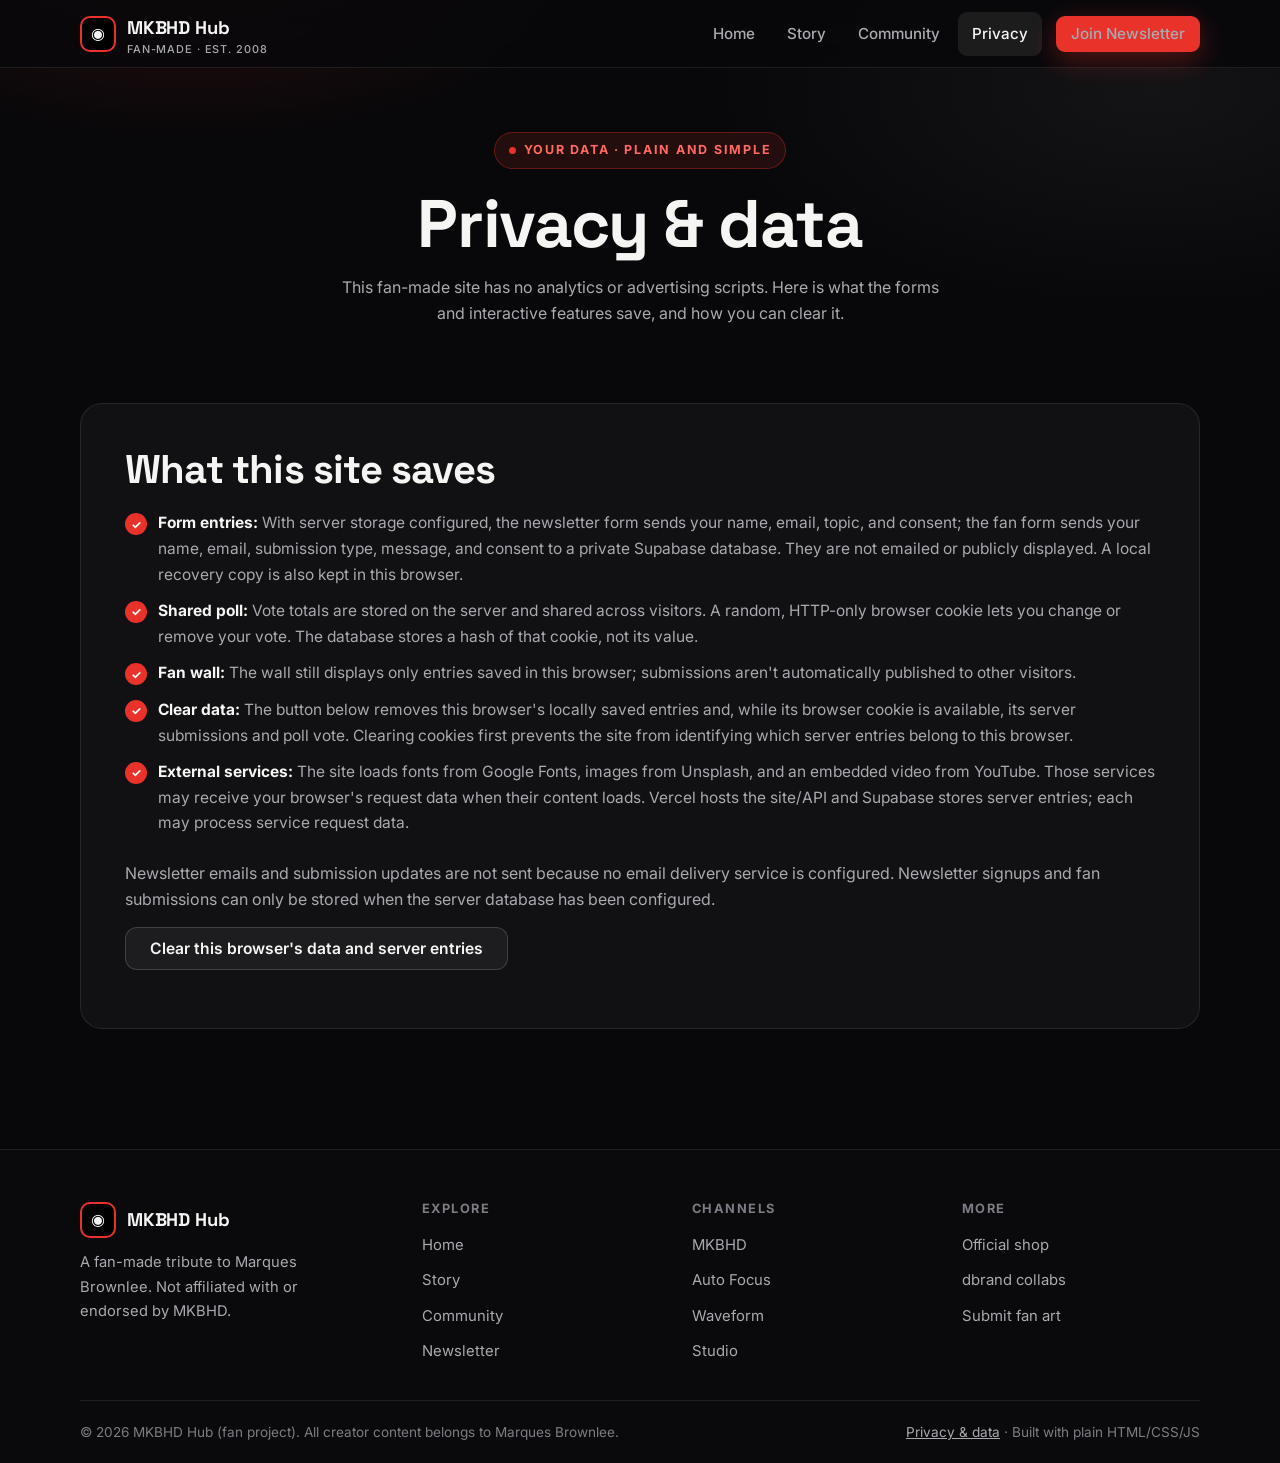
<file: privacy.html>
<!DOCTYPE html>
<html lang="en">
<head>
  <meta charset="UTF-8" />
  <meta name="viewport" content="width=device-width, initial-scale=1.0" />
  <title>Privacy &amp; Data — MKBHD Hub</title>
  <meta name="description" content="Learn what MKBHD Hub stores in your browser and on its server, and how to clear your saved data." />
  <link rel="icon" type="image/svg+xml" href="assets/favicon.svg" />
  <meta name="theme-color" content="#08080a" />
  <link rel="preconnect" href="https://fonts.googleapis.com" />
  <link rel="preconnect" href="https://fonts.gstatic.com" crossorigin />
  <link href="https://fonts.googleapis.com/css2?family=Inter:wght@400;500;600;700&family=Space+Grotesk:wght@500;600;700&display=swap" rel="stylesheet" />
  <link rel="stylesheet" href="css/styles.css" />
</head>
<body>
  <a class="skip-link" href="#main">Skip to content</a>
  <header class="site-header">
    <div class="header-inner">
      <a class="brand" href="index.html" aria-label="MKBHD Hub home">
        <span class="brand-mark" aria-hidden="true">◉</span>
        <span>MKBHD Hub<small>Fan-made · Est. 2008</small></span>
      </a>
      <button class="menu-btn" id="menuBtn" aria-expanded="false" aria-controls="primaryNav" aria-label="Toggle navigation">☰</button>
      <nav class="nav" id="primaryNav" aria-label="Primary">
        <a href="index.html">Home</a>
        <a href="about.html">Story</a>
        <a href="community.html">Community</a>
        <a href="privacy.html" aria-current="page">Privacy</a>
        <a class="btn btn-primary btn-sm btn-nav" href="index.html#newsletter">Join Newsletter</a>
      </nav>
    </div>
  </header>

  <main id="main">
    <section class="page-hero">
      <div class="wrap">
        <span class="eyebrow">Your data · Plain and simple</span>
        <h1>Privacy &amp; data</h1>
        <p>This fan-made site has no analytics or advertising scripts. Here is what the forms and interactive features save, and how you can clear it.</p>
      </div>
    </section>

    <section class="section" aria-labelledby="saved-data-title">
      <div class="wrap">
        <div class="panel">
          <h2 id="saved-data-title">What this site saves</h2>
          <ul class="check-list">
            <li><span><strong>Form entries:</strong> With server storage configured, the newsletter form sends your name, email, topic, and consent; the fan form sends your name, email, submission type, message, and consent to a private Supabase database. They are not emailed or publicly displayed. A local recovery copy is also kept in this browser.</span></li>
            <li><span><strong>Shared poll:</strong> Vote totals are stored on the server and shared across visitors. A random, HTTP-only browser cookie lets you change or remove your vote. The database stores a hash of that cookie, not its value.</span></li>
            <li><span><strong>Fan wall:</strong> The wall still displays only entries saved in this browser; submissions aren't automatically published to other visitors.</span></li>
            <li><span><strong>Clear data:</strong> The button below removes this browser's locally saved entries and, while its browser cookie is available, its server submissions and poll vote. Clearing cookies first prevents the site from identifying which server entries belong to this browser.</span></li>
            <li><span><strong>External services:</strong> The site loads fonts from Google Fonts, images from Unsplash, and an embedded video from YouTube. Those services may receive your browser's request data when their content loads. Vercel hosts the site/API and Supabase stores server entries; each may process service request data.</span></li>
          </ul>
          <p>Newsletter emails and submission updates are not sent because no email delivery service is configured. Newsletter signups and fan submissions can only be stored when the server database has been configured.</p>
          <button class="btn btn-ghost" id="clearLocalData" type="button">Clear this browser's data and server entries</button>
          <p id="localDataStatus" role="status" aria-live="polite"></p>
        </div>
      </div>
    </section>
  </main>

  <footer class="site-footer">
    <div class="wrap">
      <div class="footer-grid">
        <div>
          <a class="brand" href="index.html"><span class="brand-mark" aria-hidden="true">◉</span><span>MKBHD Hub</span></a>
          <p style="margin-top:12px;font-size:.92rem;max-width:32ch">A fan-made tribute to Marques Brownlee. Not affiliated with or endorsed by MKBHD.</p>
        </div>
        <div><h4>Explore</h4><ul><li><a href="index.html">Home</a></li><li><a href="about.html">Story</a></li><li><a href="community.html">Community</a></li><li><a href="index.html#newsletter">Newsletter</a></li></ul></div>
        <div><h4>Channels</h4><ul><li><a href="https://www.youtube.com/@mkbhd" target="_blank" rel="noopener">MKBHD</a></li><li><a href="https://www.youtube.com/@AutoFocus" target="_blank" rel="noopener">Auto Focus</a></li><li><a href="https://www.youtube.com/@Waveform" target="_blank" rel="noopener">Waveform</a></li><li><a href="https://www.youtube.com/@MKBHDStudio" target="_blank" rel="noopener">Studio</a></li></ul></div>
        <div><h4>More</h4><ul><li><a href="https://shop.mkbhd.com" target="_blank" rel="noopener">Official shop</a></li><li><a href="https://dbrand.com" target="_blank" rel="noopener">dbrand collabs</a></li><li><a href="community.html#fanform">Submit fan art</a></li></ul></div>
      </div>
      <div class="footer-bottom">
        <span>© 2026 MKBHD Hub (fan project). All creator content belongs to Marques Brownlee.</span>
        <span><a href="privacy.html" aria-current="page">Privacy &amp; data</a> · Built with plain HTML/CSS/JS</span>
      </div>
    </div>
  </footer>
  <script src="js/main.js" defer></script>
</body>
</html>
</file>
<file: css/styles.css>
/* ============================================================
   MKBHD Fansite — Design System
   Creator: Marques Brownlee (MKBHD)
   Palette: matte black + white + MKBHD red (#E8322A)
   Type: Space Grotesk (display) + Inter (body)
   Spacing scale: 4 / 8 / 16 / 24 / 32 / 48 / 64 / 96
   ============================================================ */
:root {
  --bg: #08080a;
  --surface: #111113;
  --surface-2: #1a1a1e;
  --surface-3: #232326;
  --border: rgba(255, 255, 255, 0.09);
  --border-strong: rgba(255, 255, 255, 0.16);
  --text: #f5f5f4;
  --muted: #a9a9b0;
  --muted-2: #7c7c84;
  --red: #e8322a;
  --red-hover: #c9261f;
  --red-soft: rgba(232, 50, 42, 0.12);
  --green: #22c55e;
  --radius-sm: 8px;
  --radius-md: 14px;
  --radius-lg: 22px;
  --font-display: "Space Grotesk", system-ui, -apple-system, "Segoe UI", sans-serif;
  --font-body: "Inter", system-ui, -apple-system, "Segoe UI", Roboto, sans-serif;
  --max-w: 1160px;
  --header-h: 68px;
  --shadow: 0 20px 60px rgba(0, 0, 0, 0.5);
}

* { box-sizing: border-box; }
html { scroll-behavior: smooth; }
@media (prefers-reduced-motion: reduce) {
  html { scroll-behavior: auto; }
  *, *::before, *::after { animation: none !important; transition: none !important; }
}

body {
  margin: 0;
  background: var(--bg);
  color: var(--text);
  font-family: var(--font-body);
  font-size: 16px;
  line-height: 1.65;
  -webkit-font-smoothing: antialiased;
}

/* Subtle studio-grid background */
body::before {
  content: "";
  position: fixed;
  inset: 0;
  pointer-events: none;
  background:
    radial-gradient(700px 320px at 15% -5%, rgba(232, 50, 42, 0.14), transparent 60%),
    radial-gradient(800px 400px at 90% 10%, rgba(255, 255, 255, 0.05), transparent 60%);
  z-index: 0;
}
main, header, footer { position: relative; z-index: 1; }

img { max-width: 100%; display: block; }
a { color: inherit; }

::selection { background: var(--red); color: #fff; }
:focus-visible { outline: 2px solid var(--red); outline-offset: 3px; border-radius: 4px; }

.skip-link {
  position: absolute; left: 16px; top: -60px;
  background: var(--red); color: #fff; padding: 10px 16px;
  border-radius: 8px; z-index: 100; text-decoration: none; font-weight: 600;
  transition: top 0.2s ease;
}
.skip-link:focus { top: 12px; }

.wrap { max-width: var(--max-w); margin: 0 auto; padding: 0 20px; }

h1, h2, h3, h4 { font-family: var(--font-display); line-height: 1.12; letter-spacing: -0.02em; margin: 0 0 12px; }
h1 { font-size: clamp(2.4rem, 5.4vw, 4.2rem); font-weight: 700; }
h2 { font-size: clamp(1.7rem, 3.4vw, 2.5rem); font-weight: 700; }
h3 { font-size: 1.2rem; font-weight: 600; }
p { margin: 0 0 14px; color: var(--muted); }
p strong, li strong { color: var(--text); }

.eyebrow {
  display: inline-flex; align-items: center; gap: 8px;
  font-size: 0.78rem; font-weight: 700; letter-spacing: 0.14em; text-transform: uppercase;
  color: #ff6b62; background: var(--red-soft); border: 1px solid rgba(232,50,42,.35);
  padding: 7px 14px; border-radius: 100px; margin-bottom: 18px;
}
.eyebrow::before { content: ""; width: 7px; height: 7px; border-radius: 50%; background: var(--red); }

.lead { font-size: clamp(1.02rem, 1.6vw, 1.2rem); max-width: 60ch; }

/* ---------- Header ---------- */
.site-header {
  position: sticky; top: 0; z-index: 50;
  height: var(--header-h);
  background: rgba(8, 8, 10, 0.82);
  backdrop-filter: blur(14px); -webkit-backdrop-filter: blur(14px);
  border-bottom: 1px solid var(--border);
}
.header-inner { max-width: var(--max-w); margin: 0 auto; padding: 0 20px; height: var(--header-h); display: flex; align-items: center; gap: 20px; }
.brand { display: flex; align-items: center; gap: 11px; text-decoration: none; font-family: var(--font-display); font-weight: 700; font-size: 1.15rem; letter-spacing: -0.01em; }
.brand-mark { width: 36px; height: 36px; border-radius: 10px; background: #000; border: 2px solid var(--red); display: grid; place-items: center; font-size: 1rem; flex-shrink: 0; }
.brand small { display: block; font-family: var(--font-body); font-weight: 500; font-size: 0.68rem; color: var(--muted); letter-spacing: 0.08em; text-transform: uppercase; line-height: 1; }
.nav { margin-left: auto; display: flex; align-items: center; gap: 4px; }
.nav a { text-decoration: none; color: var(--muted); font-weight: 500; font-size: 0.95rem; padding: 9px 14px; border-radius: 9px; transition: color .18s, background .18s; }
.nav a:hover { color: var(--text); background: rgba(255,255,255,.06); }
.nav a[aria-current="page"] { color: var(--text); background: rgba(255,255,255,.08); }
.btn-nav { margin-left: 10px; }
.menu-btn { display: none; margin-left: auto; background: var(--surface-2); border: 1px solid var(--border); color: var(--text); border-radius: 10px; padding: 9px 12px; font-size: 1.1rem; cursor: pointer; }

/* ---------- Buttons ---------- */
.btn {
  display: inline-flex; align-items: center; justify-content: center; gap: 9px;
  font-family: var(--font-body); font-weight: 600; font-size: 0.98rem;
  padding: 13px 24px; border-radius: 12px; border: 1px solid transparent;
  cursor: pointer; text-decoration: none; line-height: 1;
  transition: transform .16s ease, background .18s, border-color .18s, box-shadow .18s;
  white-space: nowrap;
}
.btn:active { transform: translateY(1px) scale(0.99); }
.btn-primary { background: var(--red); color: #fff; box-shadow: 0 8px 28px rgba(232,50,42,.35); }
.btn-primary:hover { background: var(--red-hover); transform: translateY(-1px); box-shadow: 0 12px 32px rgba(232,50,42,.45); }
.btn-ghost { background: rgba(255,255,255,.05); color: var(--text); border-color: var(--border-strong); }
.btn-ghost:hover { background: rgba(255,255,255,.1); transform: translateY(-1px); }
.btn-sm { padding: 10px 16px; font-size: 0.88rem; border-radius: 10px; }
.btn-lg { padding: 16px 30px; font-size: 1.03rem; }
.btn[disabled] { opacity: 0.65; cursor: wait; transform: none; }

/* ---------- Hero ---------- */
.hero { padding: 72px 0 48px; }
.hero-grid { display: grid; grid-template-columns: 1.05fr 0.95fr; gap: 48px; align-items: center; }
.hero h1 .accent { color: var(--red); }
.hero-ctas { display: flex; gap: 12px; flex-wrap: wrap; margin: 26px 0 30px; }
.hero-stats { display: flex; gap: 28px; flex-wrap: wrap; border-top: 1px solid var(--border); padding-top: 22px; }
.stat b { display: block; font-family: var(--font-display); font-size: 1.55rem; letter-spacing: -0.02em; }
.stat span { font-size: 0.82rem; color: var(--muted-2); text-transform: uppercase; letter-spacing: 0.08em; font-weight: 600; }
.hero-media { position: relative; }
.hero-photo {
  border-radius: var(--radius-lg); overflow: hidden; border: 1px solid var(--border-strong);
  box-shadow: var(--shadow); aspect-ratio: 4 / 4.4; object-fit: cover; width: 100%;
  background: var(--surface-2);
}
.hero-card {
  position: absolute; left: 16px; right: 16px; bottom: 16px;
  background: rgba(12,12,14,.86); backdrop-filter: blur(10px);
  border: 1px solid var(--border-strong); border-radius: 16px; padding: 14px 16px;
  display: flex; align-items: center; gap: 13px;
}
.play-badge { width: 46px; height: 46px; border-radius: 50%; background: var(--red); display: grid; place-items: center; font-size: 1rem; flex-shrink: 0; color: #fff; }
.hero-card b { display: block; font-size: 0.92rem; }
.hero-card span { font-size: 0.8rem; color: var(--muted); }
.live-dot { display: inline-block; width: 8px; height: 8px; border-radius: 50%; background: var(--red); margin-right: 6px; animation: pulse 1.8s infinite; }
@keyframes pulse { 0%,100% { opacity: 1; } 50% { opacity: 0.35; } }

/* ---------- Sections / cards ---------- */
.section { padding: 56px 0; }
.section-head { display: flex; align-items: flex-end; justify-content: space-between; gap: 20px; margin-bottom: 28px; flex-wrap: wrap; }
.section-head p { max-width: 52ch; margin-bottom: 0; }
.grid-3 { display: grid; grid-template-columns: repeat(3, 1fr); gap: 20px; }
.grid-2 { display: grid; grid-template-columns: repeat(2, 1fr); gap: 20px; }
.card {
  background: linear-gradient(180deg, var(--surface-2), var(--surface));
  border: 1px solid var(--border); border-radius: var(--radius-md);
  overflow: hidden; transition: transform .2s ease, border-color .2s, box-shadow .2s;
}
.card:hover { transform: translateY(-4px); border-color: var(--border-strong); box-shadow: var(--shadow); }
.card-img { aspect-ratio: 16 / 9; width: 100%; object-fit: cover; background: #000; }
.card-body { padding: 20px; }
.tag { display: inline-block; font-size: 0.72rem; font-weight: 700; letter-spacing: 0.1em; text-transform: uppercase; color: #ff8a83; background: var(--red-soft); border: 1px solid rgba(232,50,42,.3); padding: 4px 10px; border-radius: 100px; margin-bottom: 10px; }
.card-body h3 { margin-bottom: 8px; }
.card-body h3 a { text-decoration: none; }
.card-body h3 a:hover { color: #ff8a83; }
.card-meta { display: flex; gap: 14px; font-size: 0.83rem; color: var(--muted-2); margin-top: 12px; }
.link-arrow { color: var(--text); font-weight: 600; font-size: 0.92rem; text-decoration: none; display: inline-flex; gap: 6px; align-items: center; }
.link-arrow:hover { color: #ff8a83; }

/* Quote / community cards */
.quote-card { padding: 24px; display: flex; flex-direction: column; gap: 12px; }
.stars { color: #fbbf24; letter-spacing: 2px; font-size: 0.9rem; }
.quote-card blockquote { margin: 0; color: var(--text); font-size: 1rem; }
.quote-who { display: flex; align-items: center; gap: 11px; margin-top: auto; padding-top: 8px; }
.avatar { width: 38px; height: 38px; border-radius: 50%; display: grid; place-items: center; font-weight: 700; font-size: 0.85rem; color: #fff; flex-shrink: 0; }
.quote-who b { display: block; font-size: 0.9rem; }
.quote-who span { font-size: 0.79rem; color: var(--muted-2); }

/* ---------- Split / feature panels ---------- */
.panel { background: var(--surface); border: 1px solid var(--border); border-radius: var(--radius-lg); padding: clamp(24px, 4vw, 44px); }
.split { display: grid; grid-template-columns: 1fr 1fr; gap: 36px; align-items: center; }
.split img { border-radius: var(--radius-md); border: 1px solid var(--border-strong); aspect-ratio: 4/3; object-fit: cover; width: 100%; }
.check-list { list-style: none; margin: 18px 0 24px; padding: 0; display: grid; gap: 11px; }
.check-list li { display: flex; gap: 11px; align-items: flex-start; color: var(--muted); font-size: 0.97rem; }
.check-list li::before { content: "✓"; background: var(--red); color: #fff; font-weight: 700; font-size: 0.75rem; width: 22px; height: 22px; border-radius: 50%; display: grid; place-items: center; flex-shrink: 0; margin-top: 3px; }

/* ---------- Forms ---------- */
.form-panel { display: grid; grid-template-columns: 1fr 1fr; gap: 0; overflow: hidden; padding: 0; }
.form-copy { padding: clamp(26px, 4vw, 46px); background: linear-gradient(135deg, #180b0b, #101012 60%); border-right: 1px solid var(--border); }
.form-copy ul { list-style: none; padding: 0; margin: 20px 0 0; display: grid; gap: 12px; }
.form-copy li { display: flex; gap: 10px; color: var(--muted); font-size: 0.94rem; }
.form-copy li i { color: var(--red); font-style: normal; font-weight: 700; }
.form-side { padding: clamp(26px, 4vw, 46px); }
.field { margin-bottom: 16px; }
label { display: block; font-size: 0.86rem; font-weight: 600; margin-bottom: 7px; color: var(--text); }
input[type="text"], input[type="email"], select, textarea {
  width: 100%; background: #0d0d0f; border: 1px solid var(--border-strong);
  color: var(--text); border-radius: 11px; padding: 13px 14px; font-size: 0.96rem; font-family: inherit;
  transition: border-color .18s, box-shadow .18s;
}
textarea { min-height: 110px; resize: vertical; }
input:focus, select:focus, textarea:focus { outline: none; border-color: var(--red); box-shadow: 0 0 0 3px rgba(232,50,42,.22); }
.field-row { display: grid; grid-template-columns: 1fr 1fr; gap: 14px; }
.field-error { font-size: 0.82rem; color: #ff8a83; margin-top: 6px; min-height: 1.1em; }
.consent { display: flex; gap: 10px; align-items: flex-start; font-size: 0.86rem; color: var(--muted); }
.consent input { width: 18px; height: 18px; accent-color: var(--red); margin-top: 2px; }
.form-note { font-size: 0.82rem; color: var(--muted-2); margin-top: 12px; }
.form-status { border-radius: 12px; padding: 14px 16px; font-size: 0.93rem; font-weight: 500; margin-bottom: 16px; display: none; }
.form-status.show { display: flex; gap: 10px; align-items: flex-start; }
.form-status.loading { background: rgba(255,255,255,.06); border: 1px solid var(--border-strong); color: var(--text); }
.form-status.success { background: rgba(34,197,94,.1); border: 1px solid rgba(34,197,94,.4); color: #86efac; }
.form-status.error { background: rgba(232,50,42,.1); border: 1px solid rgba(232,50,42,.45); color: #fca5a5; }
.spinner { width: 18px; height: 18px; border: 2px solid rgba(255,255,255,.3); border-top-color: #fff; border-radius: 50%; animation: spin .7s linear infinite; flex-shrink: 0; margin-top: 2px; }
@keyframes spin { to { transform: rotate(360deg); } }

/* ---------- Timeline ---------- */
.timeline { display: grid; gap: 16px; margin-top: 26px; }
.t-item { display: grid; grid-template-columns: 110px 1fr; gap: 18px; background: var(--surface); border: 1px solid var(--border); border-radius: var(--radius-md); padding: 20px 22px; }
.t-year { font-family: var(--font-display); font-weight: 700; font-size: 1.25rem; color: var(--red); }
.t-item h3 { margin-bottom: 6px; }
.t-item p { margin: 0; font-size: 0.95rem; }

/* ---------- Marquee ---------- */
.marquee { border-top: 1px solid var(--border); border-bottom: 1px solid var(--border); background: #0c0c0e; overflow: hidden; padding: 15px 0; }
.marquee-track { display: flex; gap: 44px; white-space: nowrap; width: max-content; animation: scroll 28s linear infinite; font-family: var(--font-display); font-weight: 600; color: var(--muted); font-size: 0.95rem; letter-spacing: 0.04em; }
.marquee-track b { color: var(--red); }
@keyframes scroll { to { transform: translateX(-50%); } }

/* ---------- CTA banner ---------- */
.cta-banner { background: linear-gradient(135deg, #e8322a, #8f130e); border-radius: var(--radius-lg); padding: clamp(30px, 5vw, 56px); text-align: center; position: relative; overflow: hidden; }
.cta-banner::after { content: ""; position: absolute; inset: 0; background: radial-gradient(500px 200px at 50% 0%, rgba(255,255,255,.18), transparent); pointer-events: none; }
.cta-banner h2, .cta-banner p { color: #fff; position: relative; z-index: 1; }
.cta-banner p { opacity: .9; }
.cta-banner .btn { position: relative; z-index: 1; background: #fff; color: #111; }
.cta-banner .btn:hover { transform: translateY(-2px); box-shadow: 0 14px 30px rgba(0,0,0,.35); }

/* ---------- Footer ---------- */
.site-footer { border-top: 1px solid var(--border); background: #0a0a0c; margin-top: 64px; }
.footer-grid { display: grid; grid-template-columns: 1.3fr 1fr 1fr 1fr; gap: 32px; padding: 52px 0 36px; }
.footer-grid h4 { font-size: 0.8rem; text-transform: uppercase; letter-spacing: 0.12em; color: var(--muted-2); margin-bottom: 14px; font-family: var(--font-body); }
.footer-grid ul { list-style: none; margin: 0; padding: 0; display: grid; gap: 9px; }
.footer-grid ul a { color: var(--muted); text-decoration: none; font-size: 0.93rem; }
.footer-grid ul a:hover { color: var(--text); }
.socials { display: flex; gap: 10px; margin-top: 18px; }
.socials a { width: 40px; height: 40px; border-radius: 11px; background: var(--surface-2); border: 1px solid var(--border); display: grid; place-items: center; text-decoration: none; font-size: 1rem; transition: background .18s, transform .18s; }
.socials a:hover { background: var(--red); transform: translateY(-2px); }
.footer-bottom { border-top: 1px solid var(--border); padding: 20px 0; display: flex; justify-content: space-between; gap: 12px; flex-wrap: wrap; font-size: 0.85rem; color: var(--muted-2); }
.footer-bottom a { color: var(--muted); }

/* ---------- Page hero (subpages) ---------- */
.page-hero { padding: 64px 0 20px; text-align: center; }
.page-hero p { max-width: 62ch; margin: 0 auto; }

/* ---------- Toast ---------- */
.toast { position: fixed; bottom: 22px; left: 50%; transform: translate(-50%, 80px); background: #161618; border: 1px solid var(--border-strong); color: var(--text); padding: 13px 20px; border-radius: 12px; font-size: 0.9rem; font-weight: 500; opacity: 0; transition: all .3s ease; z-index: 99; box-shadow: var(--shadow); max-width: calc(100vw - 40px); }
.toast.show { transform: translate(-50%, 0); opacity: 1; }

/* ---------- Responsive ---------- */
@media (max-width: 940px) {
  .hero-grid, .split, .form-panel { grid-template-columns: 1fr; }
  .form-copy { border-right: none; border-bottom: 1px solid var(--border); }
  .grid-3 { grid-template-columns: 1fr 1fr; }
  .footer-grid { grid-template-columns: 1fr 1fr; }
  .nav { display: none; position: absolute; top: var(--header-h); left: 0; right: 0; background: #0d0d0f; border-bottom: 1px solid var(--border); flex-direction: column; align-items: stretch; padding: 12px 20px 18px; gap: 2px; }
  .nav.open { display: flex; }
  .nav a { padding: 12px 14px; }
  .btn-nav { margin: 8px 0 0; }
  .menu-btn { display: block; }
}
@media (max-width: 620px) {
  .grid-3, .grid-2, .field-row { grid-template-columns: 1fr; }
  .hero { padding: 48px 0 32px; }
  .section { padding: 40px 0; }
  .t-item { grid-template-columns: 1fr; gap: 6px; }
  .footer-grid { grid-template-columns: 1fr; gap: 24px; }
  .hero-ctas .btn { flex: 1 1 100%; }
  .poll { grid-template-columns: 1fr; }
  .fan-wall { grid-template-columns: 1fr; }
  .cd-box { min-width: 70px; padding: 10px 6px; }
  .cd-box b { font-size: 1.35rem; }
}

/* ============================================================
   Widgets: countdown, filter chips, video embed, poll, fan wall
   ============================================================ */
.hide { display: none !important; }

/* Awards countdown */
.countdown { display: flex; gap: 12px; justify-content: center; flex-wrap: wrap; margin-top: 26px; }
.cd-box { background: rgba(0, 0, 0, 0.4); border: 1px solid var(--border-strong); border-radius: 14px; min-width: 88px; padding: 14px 10px; }
.cd-box b { display: block; font-family: var(--font-display); font-size: 1.75rem; color: #fff; font-variant-numeric: tabular-nums; }
.cd-box span { font-size: 0.72rem; text-transform: uppercase; letter-spacing: 0.12em; color: var(--muted); font-weight: 600; }

/* Video filter chips */
.filter-chips { display: flex; gap: 10px; flex-wrap: wrap; margin-bottom: 24px; }
.chip { background: rgba(255,255,255,.05); border: 1px solid var(--border-strong); color: var(--muted); font-family: var(--font-body); font-weight: 600; font-size: 0.87rem; padding: 9px 18px; border-radius: 100px; cursor: pointer; transition: background .18s, color .18s, border-color .18s; }
.chip:hover { color: var(--text); border-color: var(--red); }
.chip.active { background: var(--red); border-color: var(--red); color: #fff; }

/* Auto latest-upload embed */
.embed-wrap { position: relative; aspect-ratio: 16 / 9; border-radius: var(--radius-md); overflow: hidden; border: 1px solid var(--border-strong); background: #000; width: 100%; }
.embed-wrap iframe { position: absolute; inset: 0; width: 100%; height: 100%; border: 0; }

/* Blind-test poll */
.poll { display: grid; grid-template-columns: 1fr 1fr; gap: 20px; margin-top: 24px; }
.poll-opt { background: var(--surface); border: 1px solid var(--border); border-radius: var(--radius-md); overflow: hidden; }
.poll-opt img { aspect-ratio: 4 / 3; width: 100%; object-fit: cover; }
.poll-info { padding: 16px 18px 18px; display: grid; gap: 10px; }
.poll-info b { font-family: var(--font-display); font-size: 1.05rem; }
.poll-bar { height: 10px; background: #0c0c0e; border: 1px solid var(--border); border-radius: 100px; overflow: hidden; }
.poll-fill { height: 100%; width: 0; background: linear-gradient(90deg, var(--red), #ff7a72); border-radius: 100px; transition: width .7s ease; }
.poll-pct { font-size: 0.85rem; color: var(--muted); font-weight: 600; }
.vote-btn.mine { background: var(--red); border-color: var(--red); color: #fff; }

/* Fan wall */
.fan-wall { display: grid; grid-template-columns: repeat(3, 1fr); gap: 20px; margin-top: 6px; }
.fan-item { background: var(--surface); border: 1px solid var(--border); border-radius: var(--radius-md); padding: 20px; display: flex; flex-direction: column; gap: 8px; }
.fan-item p { font-size: 0.93rem; margin: 0; }
.fan-item .fan-meta { margin-top: auto; padding-top: 10px; font-size: 0.8rem; color: var(--muted-2); display: flex; justify-content: space-between; gap: 8px; flex-wrap: wrap; }
.fan-empty { color: var(--muted); border: 1px dashed var(--border-strong); border-radius: var(--radius-md); padding: 28px; text-align: center; grid-column: 1 / -1; }

/* Scroll reveal — JS adds .reveal; without JS content stays visible */
.reveal { opacity: 0; transform: translateY(18px); transition: opacity .6s ease, transform .6s ease; }
.reveal.visible { opacity: 1; transform: none; }

/* Back-to-top */
#toTop { position: fixed; right: 20px; bottom: 20px; width: 46px; height: 46px; border-radius: 13px; background: var(--surface-2); border: 1px solid var(--border-strong); color: var(--text); font-size: 1.2rem; cursor: pointer; opacity: 0; pointer-events: none; transform: translateY(10px); transition: opacity .25s, transform .25s, background .18s; z-index: 60; }
#toTop.show { opacity: 1; pointer-events: auto; transform: none; }
#toTop:hover { background: var(--red); }
</file>
